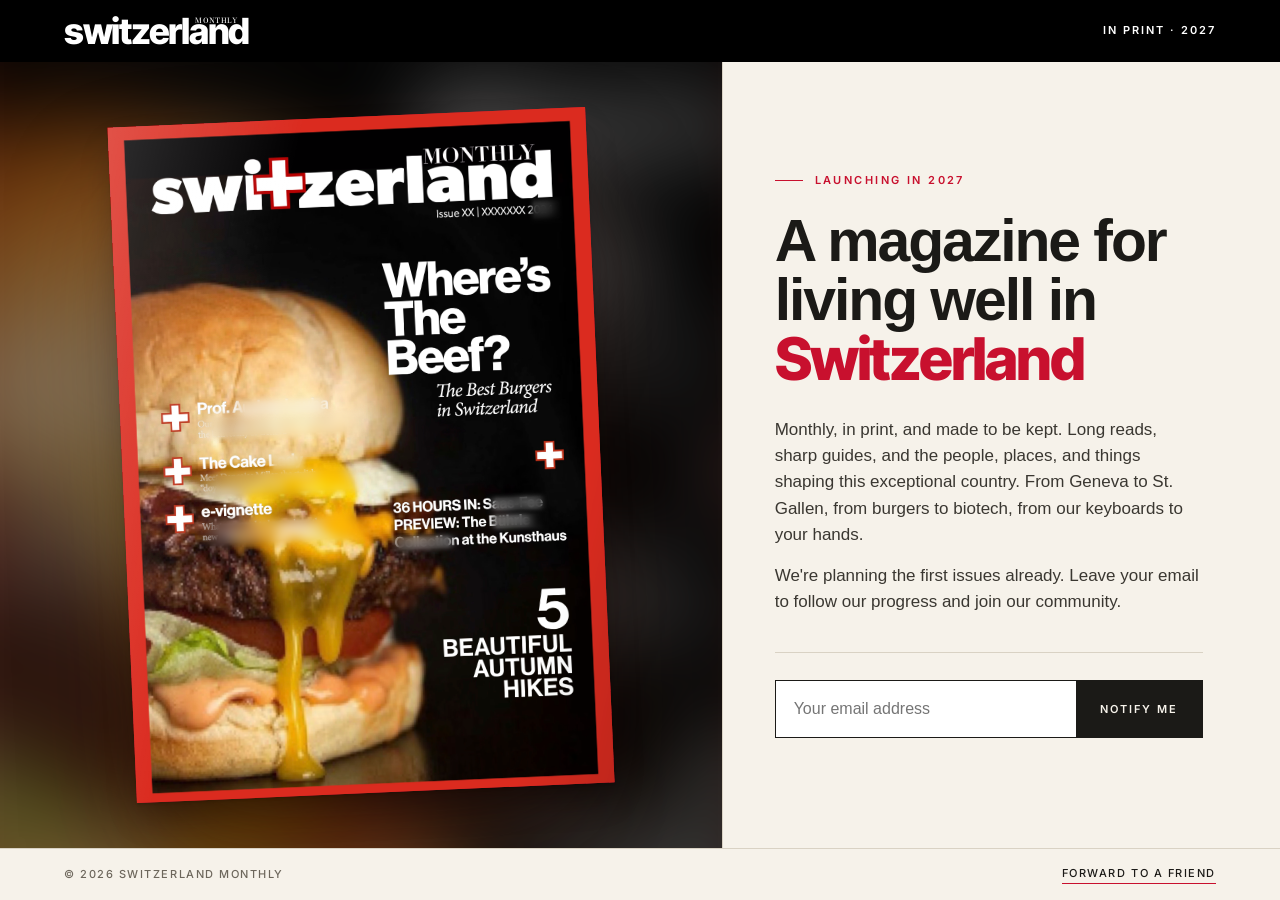
<file: index.html>
<!doctype html>
<html lang="en">
<head>
<meta charset="utf-8">
<meta name="viewport" content="width=device-width, initial-scale=1">
<title>Switzerland Monthly — Coming soon</title>
<meta name="description" content="A new monthly print magazine for living well in Switzerland. Coming soon.">
<meta property="og:title" content="Switzerland Monthly — Coming soon">
<meta property="og:description" content="A new monthly print magazine for living well in Switzerland.">
<meta property="og:image" content="cover-red2.jpg">
<link rel="preconnect" href="https://fonts.googleapis.com">
<link rel="preconnect" href="https://fonts.gstatic.com" crossorigin>
<link href="https://fonts.googleapis.com/css2?family=Inter:wght@500;600&family=Inter+Tight:wght@800&family=Bodoni+Moda:opsz,wght@6..96,500&display=swap" rel="stylesheet">
<link rel="stylesheet" href="style.css">
</head>
<body>

<header class="bar">
  <a class="wordmark" href="#" aria-label="Switzerland Monthly">switzerl<span class="an">an<span class="monthly" aria-hidden="true">Monthly</span></span>d</a>
  <div>In print · 2027</div>
</header>

<main>
  <section class="stage" aria-label="Cover preview">
    <div class="cover">
      <img src="Burger-cover-11-27-23-red2.jpg" alt="Switzerland Monthly cover preview: Where's the Beef? The best burgers in Switzerland">
      <div class="blur" style="--x:87.5%; --y:13%;   --w:7%;  --h:4%"></div>
      <div class="blur" style="--x:14%;   --y:42.5%; --w:38%; --h:5%"></div>
      <div class="blur" style="--x:14%;   --y:51%;   --w:38%; --h:5%"></div>
      <div class="blur" style="--x:14%;   --y:58%;   --w:38%; --h:5.5%"></div>
      <div class="blur" style="--x:23%;   --y:40.5%; --w:22%; --h:3.8%"></div>
      <div class="blur" style="--x:30.5%; --y:48.8%; --w:8.5%; --h:3.6%"></div>
      <div class="blur" style="--x:76%;   --y:56.5%; --w:13%; --h:3.2%"></div>
      <div class="blur" style="--x:76%;   --y:59.2%; --w:12.5%; --h:3.2%"></div>
      <div class="blur" style="--x:55%;   --y:61.8%; --w:14.5%; --h:3.2%"></div>
    </div>
  </section>

  <section class="copy">
    <p class="kicker">Launching in 2027</p>
    <h1>A magazine for living well in <em>Switzerland</em></h1>
    <p class="lede">Monthly, in print, and made to be kept. Long reads, sharp guides, and the people, places, and things shaping this exceptional country. From Geneva to St. Gallen, from burgers to biotech, from our keyboards to your hands.</p>
    <p class="lede">We're planning the first issues already. Leave your email to follow our progress and join our community.</p>

    <div class="rule"></div>

    <div class="sib-form">
      <div id="sib-form-container" class="sib-form-container">
        <div id="error-message" class="sib-form-message-panel" role="alert">
          <div class="sib-form-message-panel__text">
            <span class="sib-form-message-panel__inner-text">Something went wrong. Please try again.</span>
          </div>
        </div>
        <div id="success-message" class="sib-form-message-panel" role="status">
          <div class="sib-form-message-panel__text">
            <span class="sib-form-message-panel__inner-text">Thank you. We'll be in touch.</span>
          </div>
        </div>
        <div id="sib-container">
          <form id="sib-form" method="POST" action="https://68986daa.sibforms.com/serve/[base64]" data-type="subscription">
            <div class="sib-input sib-form-block">
              <div class="form__entry entry_block">
                <div class="form__label-row">
                  <div class="entry__field">
                    <input class="input" type="email" id="EMAIL" name="EMAIL" autocomplete="email" placeholder="Your email address" aria-label="Email address" data-required="true" required>
                  </div>
                </div>
                <label class="entry__error entry__error--primary" for="EMAIL"></label>
              </div>
            </div>
            <div class="sib-form-block">
              <button class="sib-form-block__button sib-form-block__button-with-loader" form="sib-form" type="submit">
                <svg class="icon clickable__icon progress-indicator__icon sib-hide-loader-icon" viewBox="0 0 512 512" aria-hidden="true">
                  <path d="M460.116 373.846l-20.823-12.022c-5.541-3.199-7.54-10.159-4.663-15.874 30.137-59.886 28.343-131.652-5.386-189.946-33.641-58.394-94.896-95.833-161.827-99.676C261.028 55.961 256 50.751 256 44.352V20.309c0-6.904 5.808-12.337 12.703-11.982 83.556 4.306 160.163 50.864 202.11 123.677 42.063 72.696 44.079 162.316 6.031 236.832-3.14 6.148-10.75 8.461-16.728 5.01z"/>
                </svg>
                Notify me
              </button>
            </div>
            <input type="text" name="email_address_check" value="" class="input--hidden" tabindex="-1" autocomplete="off" aria-hidden="true">
            <input type="hidden" name="locale" value="en">
          </form>
        </div>
      </div>
    </div>
    <!-- p class="fine">One email when we launch. Nothing else.</p> -->
  </section>
</main>

<footer>
  <span>© 2026 Switzerland Monthly</span>
  <a class="forward" href="#">Forward to a friend</a>
</footer>

<script>
  document.querySelector(".forward").href =
    "mailto:?subject=" + encodeURIComponent("Switzerland Monthly is coming") +
    "&body=" + encodeURIComponent("Thought you'd like this: " + location.href);
</script>

<script>
  window.REQUIRED_CODE_ERROR_MESSAGE = 'Please choose a country code';
  window.LOCALE = 'en';
  window.EMAIL_INVALID_MESSAGE = window.SMS_INVALID_MESSAGE = "Please check the email address and try again.";
  window.REQUIRED_ERROR_MESSAGE = "Please enter an email address.";
  window.GENERIC_INVALID_MESSAGE = "Please check the email address and try again.";
  window.INVALID_NUMBER = "Please check the email address and try again.";
  window.INVALID_DATE = "Please enter a valid date";
  window.REQUIRED_MULTISELECT_MESSAGE = 'Please select at least 1 option';
  window.translation = {
    common: {
      selectedList: '{quantity} list selected',
      selectedLists: '{quantity} lists selected',
      selectedOption: '{quantity} selected',
      selectedOptions: '{quantity} selected',
    }
  };
  var AUTOHIDE = Boolean(0);
</script>
<script defer src="https://sibforms.com/forms/end-form/build/main.js"></script>

</body>
</html>
</file>
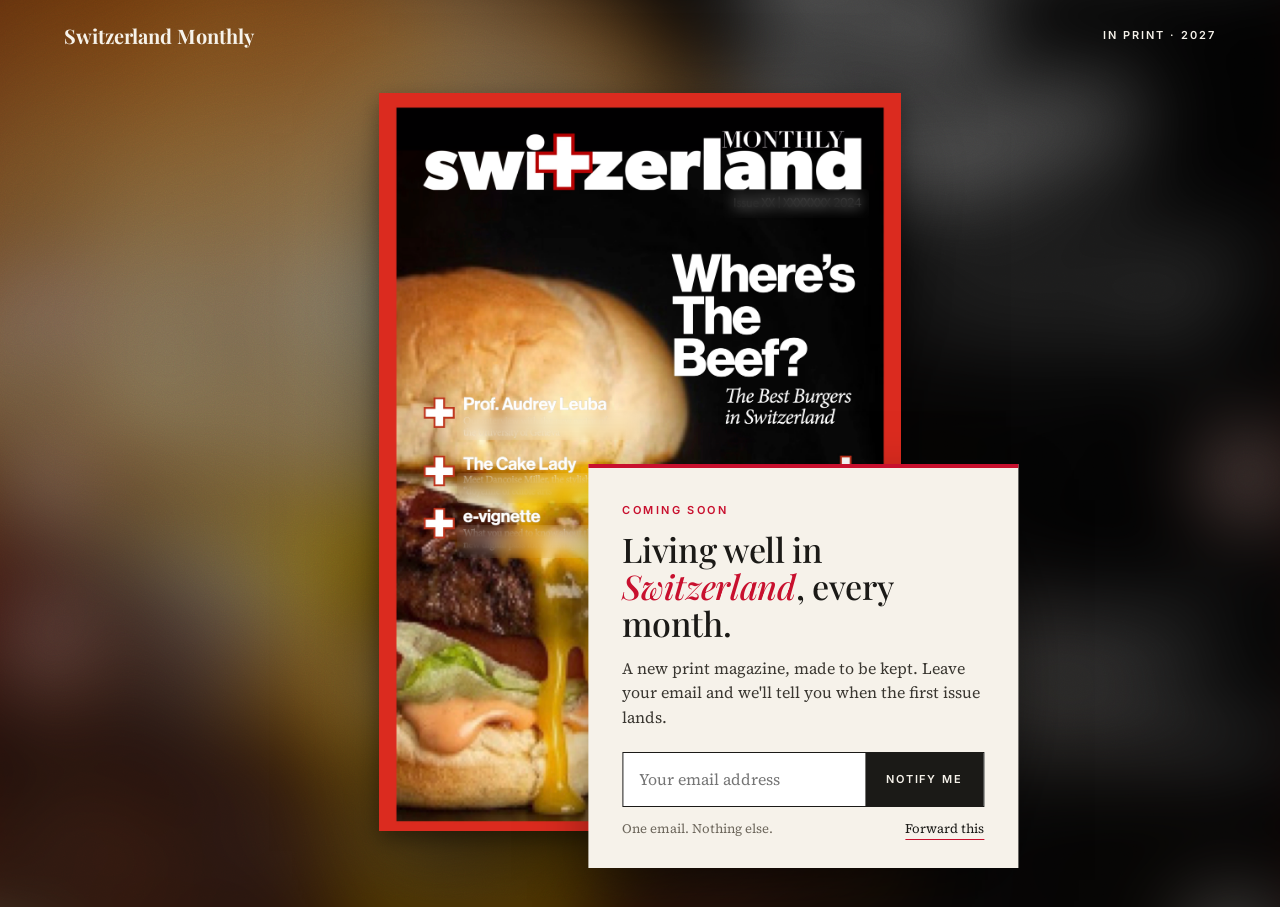
<file: index-2.html>
<!doctype html>
<html lang="en">
<head>
<meta charset="utf-8">
<meta name="viewport" content="width=device-width, initial-scale=1">
<title>Switzerland Monthly — Coming soon</title>
<meta name="description" content="A new monthly print magazine about life in Switzerland. Coming soon.">
<meta property="og:title" content="Switzerland Monthly — Coming soon">
<meta property="og:description" content="A new monthly print magazine about life in Switzerland.">
<meta property="og:image" content="Burger-cover-11-27-23-red2.jpg">
<link rel="preconnect" href="https://fonts.googleapis.com">
<link rel="preconnect" href="https://fonts.gstatic.com" crossorigin>
<link href="https://fonts.googleapis.com/css2?family=Playfair+Display:ital,wght@0,500;0,700;1,500&family=Source+Serif+4:opsz,wght@8..60,400;8..60,600&family=Inter:wght@500;600&display=swap" rel="stylesheet">
<style>
  :root {
    --paper: #f6f2ea;
    --ink: #1b1a17;
    --muted: #6d675c;
    --rule: #d9d2c4;
    --red: #c8102e;
  }
  * { box-sizing: border-box; margin: 0; padding: 0; }
  html, body { height: 100%; }
  body {
    background: #2a0a0f;
    color: var(--ink);
    font-family: "Source Serif 4", Georgia, serif;
    font-size: 18px;
    line-height: 1.55;
    -webkit-font-smoothing: antialiased;
    overflow-x: hidden;
  }

  .backdrop {
    position: fixed; inset: -60px;
    background: var(--red) url("Burger-cover-11-27-23-red2.jpg") center / cover no-repeat;
    filter: blur(40px) saturate(1.1) brightness(.55);
    transform: scale(1.1);
    z-index: 0;
  }
  .grain {
    position: fixed; inset: 0; z-index: 1; pointer-events: none; opacity: .18;
    background-image: url("data:image/svg+xml;utf8,<svg xmlns='http://www.w3.org/2000/svg' width='160' height='160'><filter id='n'><feTurbulence type='fractalNoise' baseFrequency='.9' numOctaves='2'/></filter><rect width='100%' height='100%' filter='url(%23n)' opacity='.6'/></svg>");
    mix-blend-mode: overlay;
  }

  .bar {
    position: relative; z-index: 3;
    display: flex; justify-content: space-between; align-items: center;
    padding: 20px 5vw;
    color: var(--paper);
    font-family: Inter, sans-serif; font-size: 11px; font-weight: 600;
    letter-spacing: .18em; text-transform: uppercase;
  }
  .bar .mark { font-family: "Playfair Display", serif; font-size: 20px; letter-spacing: 0; text-transform: none; font-weight: 700; }

  main {
    position: relative; z-index: 2;
    min-height: calc(100vh - 64px);
    display: grid; place-items: center;
    padding: 2vh 5vw 8vh;
  }

  .scene { position: relative; display: grid; place-items: center; }

  .cover {
    position: relative;
    height: min(82vh, 820px);
    aspect-ratio: 724 / 1024;
    background: var(--red);
    box-shadow: 0 30px 80px -10px rgba(0,0,0,.6), 0 8px 20px rgba(0,0,0,.35);
    animation: rise 1.2s cubic-bezier(.2,.8,.2,1) both;
  }
  .cover img { position: absolute; inset: 0; width: 100%; height: 100%; object-fit: cover; display: block; }

  /* Blur zones sit over the cover in percent of its size; move them to match the cover lines. */
  .blur {
    position: absolute;
    left: var(--x); top: var(--y); width: var(--w); height: var(--h);
    backdrop-filter: blur(7px);
    -webkit-backdrop-filter: blur(7px);
    border-radius: 3px;
  }

  .card {
    position: absolute;
    left: 50%; bottom: -5%;
    transform: translateX(-12%);
    width: min(430px, 88vw);
    background: var(--paper);
    padding: 34px 34px 28px;
    box-shadow: 0 24px 60px -12px rgba(0,0,0,.55);
    border-top: 4px solid var(--red);
    animation: card 1s .5s cubic-bezier(.2,.8,.2,1) both;
  }
  .kicker {
    font-family: Inter, sans-serif; font-size: 11px; font-weight: 600;
    letter-spacing: .22em; text-transform: uppercase; color: var(--red);
  }
  h1 {
    font-family: "Playfair Display", serif; font-weight: 500;
    font-size: 34px; line-height: 1.08; letter-spacing: -.01em;
    margin: 12px 0 14px;
  }
  h1 em { font-style: italic; color: var(--red); }
  .lede { font-size: 16px; color: #3a3731; }

  form { display: flex; margin-top: 22px; border: 1px solid var(--ink); background: #fff; }
  input[type=email] {
    flex: 1; min-width: 0; border: 0; outline: 0; background: transparent;
    padding: 14px 16px; font: inherit; font-size: 16px; color: var(--ink);
  }
  button {
    border: 0; background: var(--ink); color: var(--paper);
    padding: 0 20px; cursor: pointer;
    font-family: Inter, sans-serif; font-size: 11px; font-weight: 600;
    letter-spacing: .18em; text-transform: uppercase;
    transition: background .2s;
  }
  button:hover { background: var(--red); }
  .fine {
    display: flex; justify-content: space-between; gap: 12px;
    margin-top: 12px; font-size: 13px; color: var(--muted);
  }
  .fine a { color: var(--ink); text-decoration: none; border-bottom: 1px solid var(--red); }

  @keyframes rise { from { opacity: 0; transform: translateY(30px) scale(.98); } to { opacity: 1; transform: none; } }
  @keyframes card { from { opacity: 0; transform: translate(-12%, 24px); } to { opacity: 1; transform: translate(-12%, 0); } }

  @media (max-width: 860px) {
    .scene { display: block; }
    .cover { height: auto; width: min(340px, 78vw); margin: 0 auto; }
    .card { position: relative; left: auto; bottom: auto; transform: none; margin: -60px auto 0; animation-name: rise; }
  }
</style>
</head>
<body>

<div class="backdrop" aria-hidden="true"></div>
<div class="grain" aria-hidden="true"></div>

<header class="bar">
  <div class="mark">Switzerland Monthly</div>
  <div>In print · 2027</div>
</header>

<main>
  <div class="scene">
    <div class="cover">
      <img src="Burger-cover-11-27-23-red2.jpg" alt="Switzerland Monthly cover preview: Where's the Beef? The best burgers in Switzerland">
      <div class="blur" style="--x:66%; --y:13%;   --w:28%; --h:4%"></div>
      <div class="blur" style="--x:15%; --y:43%;   --w:35%; --h:4%"></div>
      <div class="blur" style="--x:15%; --y:51.5%; --w:35%; --h:4%"></div>
      <div class="blur" style="--x:15%; --y:58.5%; --w:35%; --h:4.5%"></div>
      <div class="blur" style="--x:55%; --y:56%;   --w:39%; --h:9.5%"></div>
    </div>

    <section class="card" aria-label="Sign up">
      <p class="kicker">Coming soon</p>
      <h1>Living well in <em>Switzerland</em>, every month.</h1>
      <p class="lede">A new print magazine, made to be kept. Leave your email and we'll tell you when the first issue lands.</p>
      <form action="https://formspree.io/f/YOUR_FORM_ID" method="POST">
        <input type="email" name="email" placeholder="Your email address" required aria-label="Email address">
        <button type="submit">Notify me</button>
      </form>
      <p class="fine"><span>One email. Nothing else.</span><a class="forward" href="#">Forward this</a></p>
    </section>
  </div>
</main>

<script>
  document.querySelector(".forward").href =
    "mailto:?subject=" + encodeURIComponent("Switzerland Monthly is coming") +
    "&body=" + encodeURIComponent("Thought you'd like this: " + location.href);
</script>
</body>
</html>
</file>
<file: style.css>
:root {
  --paper: #f6f2ea;
  --ink: #1b1a17;
  --muted: #6d675c;
  --rule: #d9d2c4;
  --red: #c8102e;
  --sans: Inter, sans-serif;
  --helvetica: "Helvetica Neue", Helvetica, Arial, sans-serif;
  --display: "Inter Tight", Inter, "Helvetica Neue", Helvetica, Arial, sans-serif;
  --bar-h: 62px;
  --foot-h: 52px;
}

* { box-sizing: border-box; margin: 0; padding: 0; }
html { height: 100%; }

/* Every page is one screen tall on tablet and desktop; main fills the space between header and footer. */
body {
  height: 100vh; height: 100dvh;
  display: flex; flex-direction: column;
  background: var(--paper);
  color: var(--ink);
  font-family: var(--helvetica);
  font-size: 17px;
  font-weight: 400;
  line-height: 1.55;
  -webkit-font-smoothing: antialiased;
}

/* Header */
.bar {
  flex: none; height: var(--bar-h);
  display: flex; justify-content: space-between; align-items: center;
  padding: 0 5vw;
  background: #000; color: #fff;
  font-family: var(--sans); font-size: 11px; font-weight: 600;
  letter-spacing: .18em; text-transform: uppercase;
}

/* Wordmark: "monthly" sits in the gap above "an", between the ascenders of l and d. */
.wordmark {
  --wm: 36px;
  display: inline-block;
  font-family: var(--display); font-weight: 800;
  font-size: var(--wm); line-height: 1;
  letter-spacing: -.035em; text-transform: none;
  color: #fff; text-decoration: none;
}
.wordmark .an { position: relative; display: inline-block; }
.wordmark .monthly {
  position: absolute; left: 69%; transform: translateX(-50%);
  bottom: calc(var(--wm) * .69);
  font-family: "Bodoni Moda", Didot, "Bodoni 72", serif; font-weight: 500;
  font-size: calc(var(--wm) * .2); line-height: 1;
  letter-spacing: .06em; text-transform: uppercase;
  white-space: nowrap;
}

/* One-string wordmark: heavy sans "switzerland", then a lighter serif "MONTHLY". */
.wordmark-inline {
  display: inline-flex; align-items: baseline; gap: .3em;
  font-family: var(--display); font-weight: 800;
  font-size: 30px; line-height: 1;
  letter-spacing: -.035em; text-transform: none;
  color: #fff; text-decoration: none;
}
.wordmark-inline .monthly {
  font-family: "Bodoni Moda", Didot, "Bodoni 72", serif; font-weight: 500;
  font-size: .62em; letter-spacing: .08em; text-transform: uppercase;
}

/* Layout */
main {
  flex: 1; min-height: 0;
  display: grid;
  grid-template-columns: 1.3fr 1fr;
}

/* Cover side */
.stage {
  container-type: size;
  display: grid; place-items: center;
  background:
    radial-gradient(ellipse at 50% 45%, #ffffff 0%, rgba(255,255,255,0) 60%),
    #e6ddcc;
  border-right: 1px solid var(--rule);
  overflow: hidden;
  position: relative;
  isolation: isolate;
}
.stage::before {
  content: ""; position: absolute; inset: -60px; z-index: -1;
  background: var(--red) url("Burger-cover-11-27-23-red2.jpg") center / cover no-repeat;
  filter: blur(40px) saturate(1.1) brightness(.55);
  transform: scale(1.1);
}

/* The cover takes the largest size that fits its column in both width and height. */
.cover {
  position: relative;
  width: min(84cqw, 86cqh * 724 / 1024, 640px);
  aspect-ratio: 724 / 1024;
  background: var(--red);
  transform: rotate(-2.5deg);
  box-shadow:
    0 2px 2px rgba(0,0,0,.1),
    0 18px 36px -10px rgba(0,0,0,.35),
    0 60px 120px -24px rgba(60,20,10,.5);
  animation: arrive 1.1s cubic-bezier(.2,.8,.2,1) both;
}
.cover img { position: absolute; inset: 0; width: 100%; height: 100%; object-fit: cover; display: block; }
.cover::after {
  content: ""; position: absolute; inset: 0; pointer-events: none;
  background: linear-gradient(105deg, rgba(255,255,255,.18) 0%, rgba(255,255,255,0) 30%, rgba(0,0,0,0) 85%, rgba(0,0,0,.12) 100%);
}

/* Blur zones sit over the cover in percent of its size; move them to match the cover lines. */
.blur {
  position: absolute;
  left: var(--x); top: var(--y); width: var(--w); height: var(--h);
  backdrop-filter: blur(6px);
  -webkit-backdrop-filter: blur(6px);
  -webkit-mask:
    linear-gradient(to right, transparent, #000 15%, #000 85%, transparent),
    linear-gradient(transparent, #000 25%, #000 75%, transparent);
  -webkit-mask-composite: source-in;
  mask:
    linear-gradient(to right, transparent, #000 15%, #000 85%, transparent),
    linear-gradient(transparent, #000 25%, #000 75%, transparent);
  mask-composite: intersect;
}

@keyframes arrive {
  from { opacity: 0; transform: translateY(24px) rotate(-5deg); }
  to   { opacity: 1; transform: translateY(0) rotate(-2.5deg); }
}

/* Text side: sizes follow the screen height so the column fits without scrolling. */
.copy {
  display: flex; flex-direction: column; justify-content: center;
  padding: 4vh 6vw 4vh 4vw;
  max-width: 640px;
  min-height: 0;
}
.kicker {
  font-family: var(--sans); font-size: 11px; font-weight: 600;
  letter-spacing: .22em; text-transform: uppercase; color: var(--red);
  display: flex; align-items: center; gap: 12px;
}
.kicker::before { content: ""; width: 28px; height: 1px; background: var(--red); }

h1 {
  font-family: var(--helvetica); font-weight: 700;
  font-size: clamp(30px, min(4.6vw, 7.5vh), 68px); line-height: 1;
  letter-spacing: -.035em;
  margin: 2.6vh 0 3vh;
}
h1 em { font-family: var(--display); font-style: normal; font-weight: 800; color: var(--red); }

.lede { font-size: clamp(15px, 2.3vh, 17px); color: #3a3731; max-width: 30em; }
.lede + .lede { margin-top: 1.6vh; }

.rule { height: 1px; background: var(--rule); margin: 4vh 0 3vh; }

/* Sign-up form */
form { display: flex; gap: 0; max-width: 460px; border: 1px solid var(--ink); background: #fff; }
input[type=email] {
  flex: 1; min-width: 0; border: 0; outline: 0; background: transparent;
  padding: 16px 18px; font: inherit; font-size: 16px; color: var(--ink);
}
button {
  border: 0; background: var(--ink); color: var(--paper);
  padding: 0 24px; cursor: pointer;
  font-family: var(--sans); font-size: 11px; font-weight: 600;
  letter-spacing: .18em; text-transform: uppercase;
  transition: background .2s;
}
button:hover { background: var(--red); }

/* Brevo markup: its wrapper divs must not break the one-row form above. */
#sib-form { flex-wrap: wrap; }
#sib-form .sib-input,
#sib-form .form__entry,
#sib-form .form__label-row,
#sib-form .entry__field { display: contents; }
#sib-form .sib-form-block:not(.sib-input) { display: flex; }
#sib-form .input--hidden { display: none; }
#sib-form .progress-indicator__icon { width: 14px; height: 14px; margin-right: 8px; fill: currentColor; animation: sib-spin 1s linear infinite; }
#sib-form .sib-hide-loader-icon { display: none; }
#sib-form button { display: flex; align-items: center; }
.entry__error {
  order: 3; flex-basis: 100%;
  padding: 10px 18px; border-top: 1px solid var(--rule);
  font-size: 13px; color: var(--red);
}
.entry__error:empty { display: none; }
.sib-form-message-panel { display: none; max-width: 460px; margin-bottom: 12px; font-size: 15px; }
.sib-form-message-panel--active { display: block; }
#error-message { color: var(--red); }
#success-message { color: var(--ink); font-weight: 700; }
@keyframes sib-spin { to { transform: rotate(360deg); } }
.fine { margin-top: 12px; font-size: 13px; color: var(--muted); }
.fine a { color: inherit; }

/* Footer */
footer {
  flex: none; height: var(--foot-h);
  display: flex; justify-content: space-between; align-items: center; gap: 16px;
  padding: 0 5vw; border-top: 1px solid var(--rule);
  font-family: var(--sans); font-size: 11px; font-weight: 500;
  letter-spacing: .14em; text-transform: uppercase; color: var(--muted);
}
footer a { color: var(--ink); text-decoration: none; border-bottom: 1px solid var(--red); }

/* 404 page: always one screen; the map gives up height before anything else. */
main.nf {
  display: flex; flex-direction: column; align-items: center; justify-content: center;
  padding: 3vh 5vw;
  text-align: center;
}
.nf .kicker { flex: none; justify-content: center; }
.nf .kicker::after { content: ""; width: 28px; height: 1px; background: var(--red); }

.nf-map {
  display: block; flex: 0 1 auto; min-height: 0;
  width: min(760px, 100%); height: auto;
  margin: 2.5vh 0 1vh; overflow: visible;
}
.nf-map .ch {
  fill: #fff; stroke: var(--ink); stroke-width: 1.5;
  stroke-linejoin: round; vector-effect: non-scaling-stroke;
}
.nf-pin { animation: pin-drop .9s cubic-bezier(.2,.8,.2,1) both; }
.nf-pin .pole { stroke: var(--ink); stroke-width: 2; vector-effect: non-scaling-stroke; }
.nf-pin .base { fill: var(--ink); }
.nf-pin .flag { fill: var(--red); }
.nf-pin text {
  fill: #fff; font-family: var(--display); font-weight: 800;
  font-size: 30px; letter-spacing: -.02em;
}
@keyframes pin-drop {
  from { opacity: 0; transform: translateY(-40px); }
  to   { opacity: 1; transform: none; }
}

.nf-coords {
  flex: none;
  font-family: var(--sans); font-size: 11px; font-weight: 600;
  letter-spacing: .18em; text-transform: uppercase; color: var(--muted);
}
.nf-commune {
  flex: none;
  font-family: var(--helvetica); font-weight: 400; font-size: clamp(16px, 2.6vh, 20px);
  line-height: 1.4; letter-spacing: -.01em; color: var(--ink);
  width: min(760px, 100%); margin: 1.6vh 0 3.2vh;
  text-wrap: pretty;
}
.nf-town { font-weight: 700; color: var(--red); }
.nf-home {
  flex: none;
  font-family: var(--helvetica); font-weight: 700; font-size: clamp(16px, 2.6vh, 20px);
  color: var(--ink); text-decoration: none;
  padding-bottom: 3px; border-bottom: 2px solid var(--red);
  transition: color .2s;
}
.nf-home:hover { color: var(--red); }

/* Phones: the landing page stacks and scrolls; the 404 page stays one screen. */
@media (max-width: 699px) {
  :root { --bar-h: 54px; --foot-h: 46px; }
  .wordmark { --wm: 30px; }

  body:not(.page-404) { height: auto; min-height: 100dvh; }
  body:not(.page-404) main { display: block; flex: none; }

  .stage {
    container-type: normal;
    border-right: 0; border-bottom: 1px solid var(--rule);
    padding: 24px 0 28px;
  }
  .cover { width: min(420px, 86vw); }
  .copy { padding: 36px 7vw 44px; max-width: none; }
  h1 { font-size: clamp(34px, 9.5vw, 44px); margin: 18px 0 20px; }
  .lede { font-size: 16px; }
  .lede + .lede { margin-top: 12px; }
  .rule { margin: 28px 0 22px; }
}
</file>
